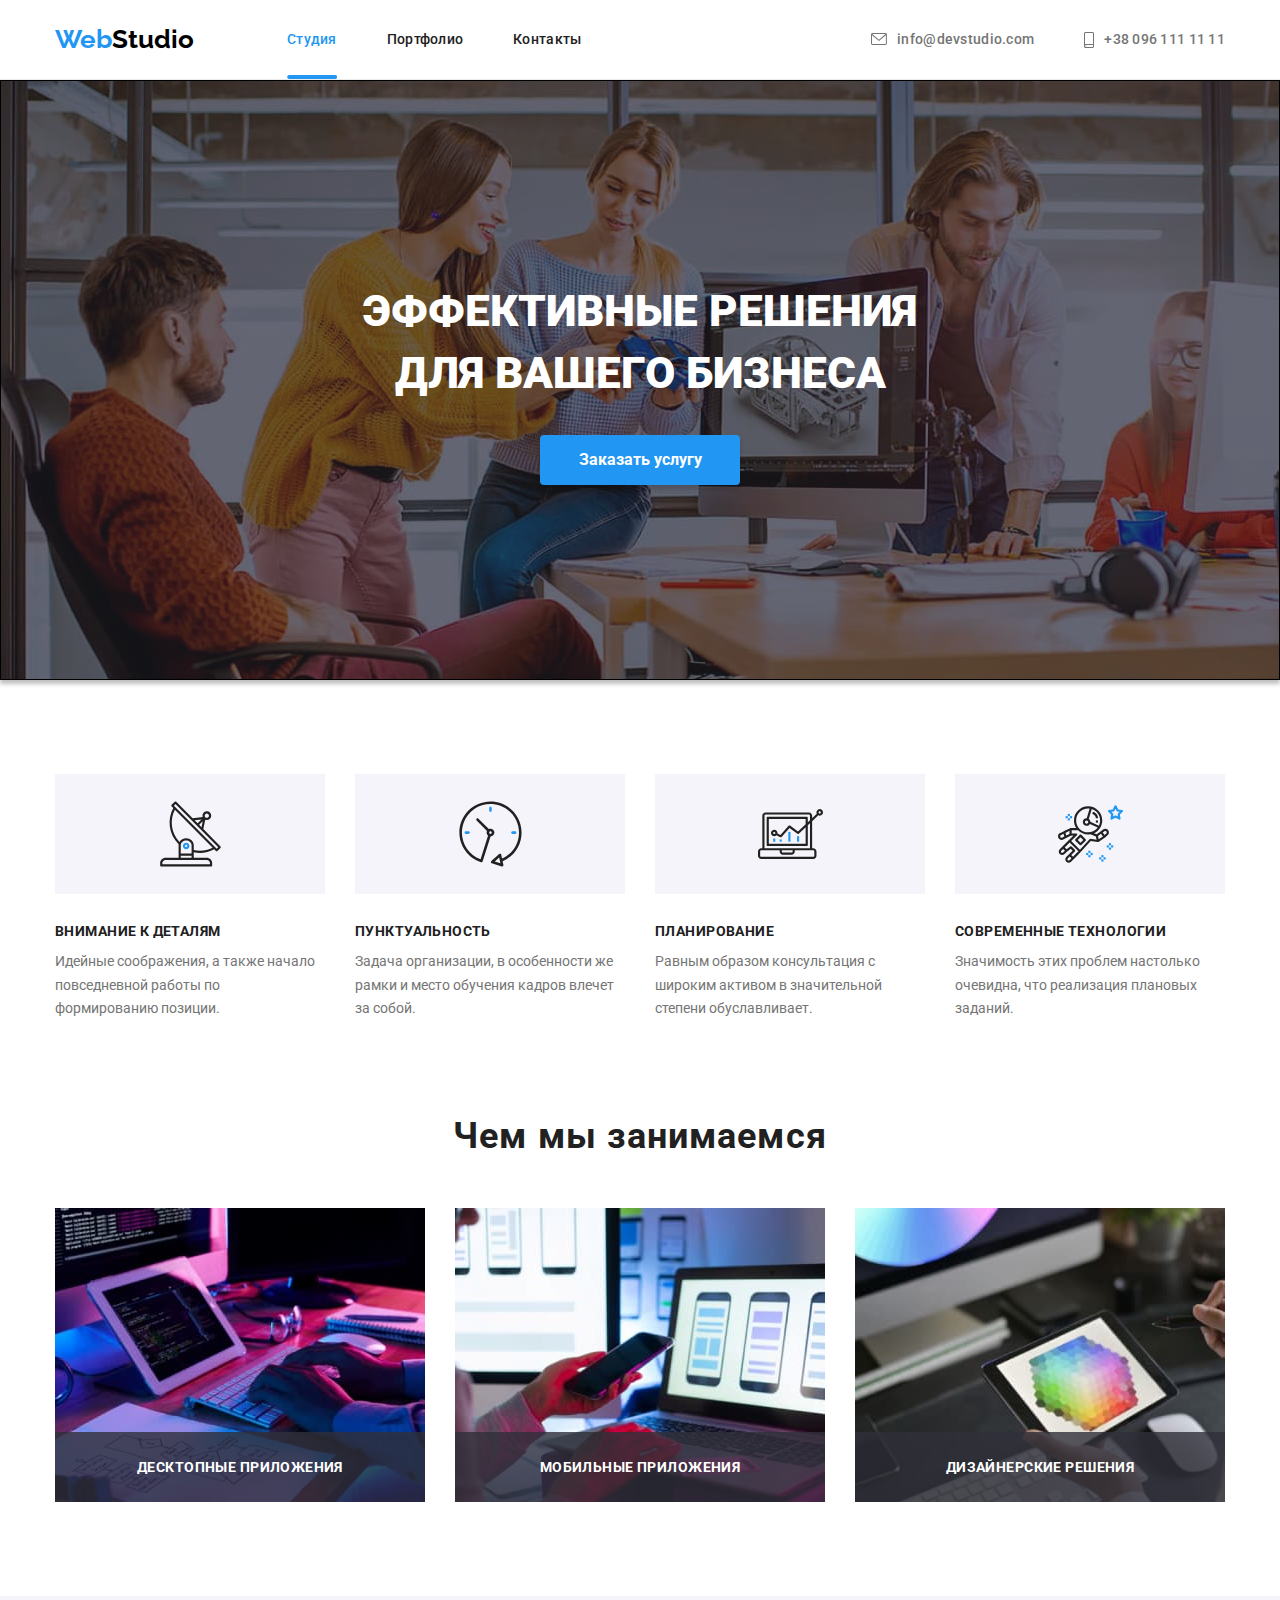
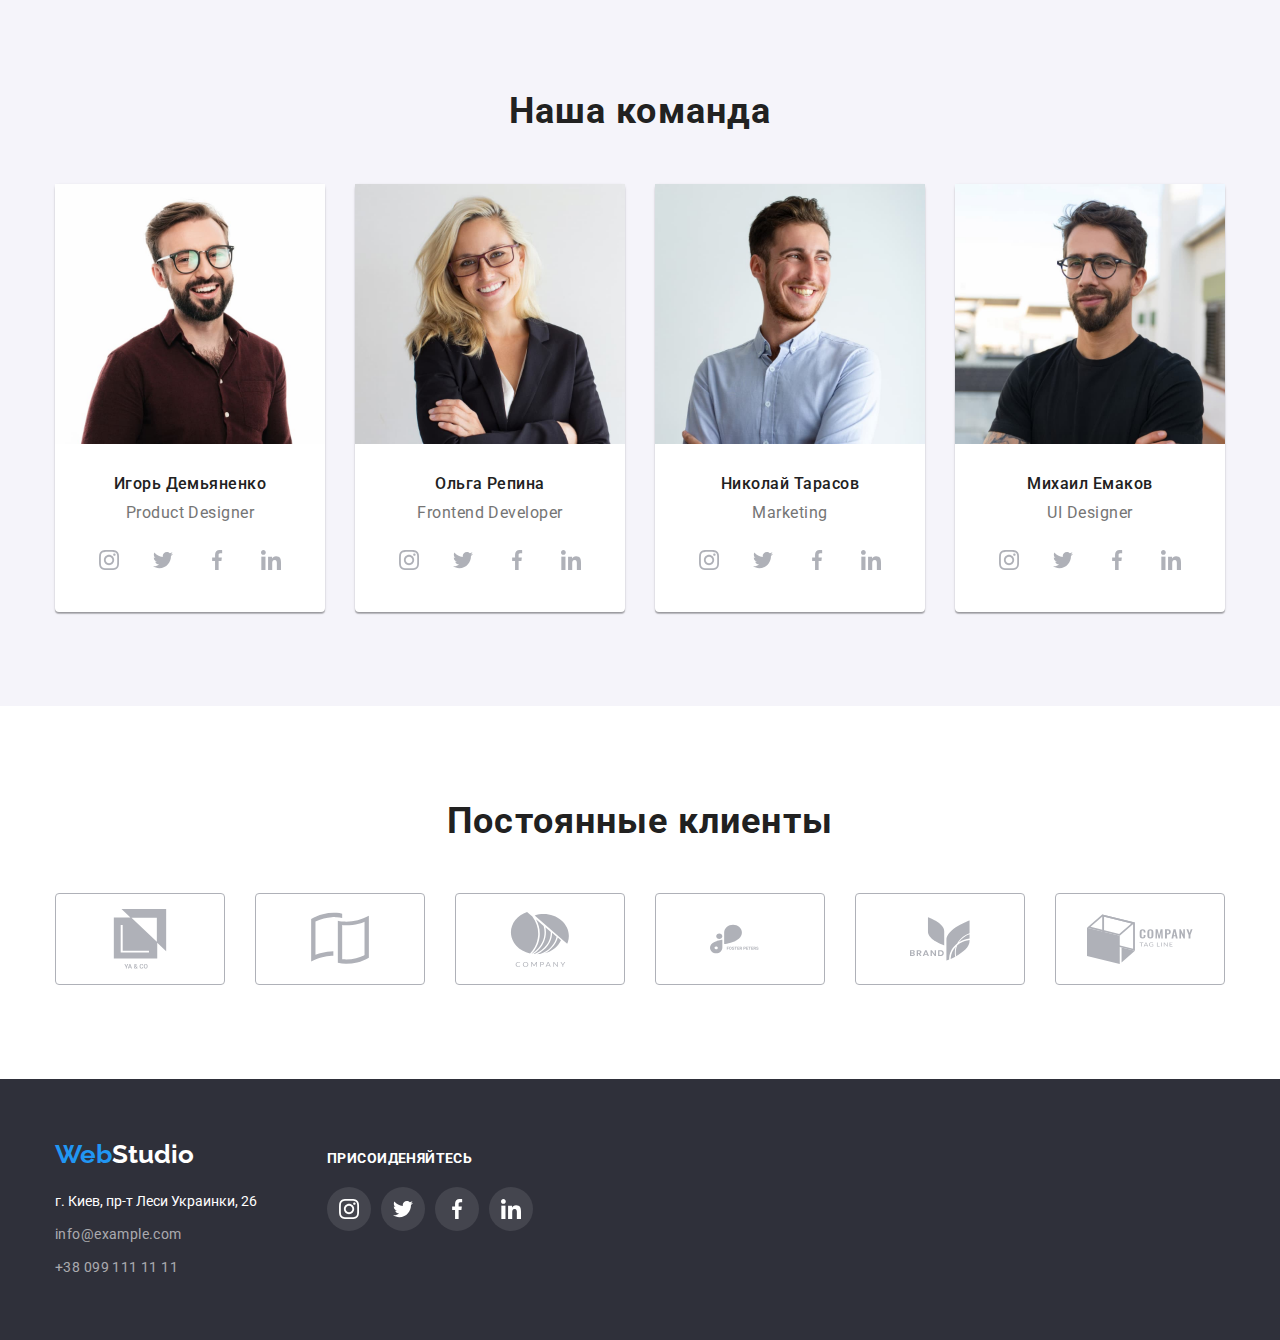
<file: index.html>
<!DOCTYPE html>
<html lang="ru">
  <head>
    <meta charset="UTF-8">
    <meta http-equiv="X-UA-Compatible" content="IE=edge">
    <meta name="viewport" content="width=device-width, initial-scale=1.0">
    <link rel="preconnect" href="https://fonts.gstatic.com">
    <link href="https://fonts.googleapis.com/css2?family=Raleway:wght@700&family=Roboto:wght@400;500;700;900&display=swap"
      rel="stylesheet">
    <link rel="stylesheet" href="https://cdnjs.cloudflare.com/ajax/libs/modern-normalize/1.0.0/modern-normalize.min.css">
    <link rel="stylesheet" href="css/styles.css">
    <title>Web Studio</title>
  </head>
  <body>
    <header class="page-header">
      <div class="container header">
        <a href="index.html" class="logo-main logo">Web<span class="logo-black logo">Studio</span></a>
        <nav>
          <ul class="nav-list list">
            <li class="item"><a href="index.html" class="link active pseudo">Студия</a></li>
            <li class="item"><a href="portfolio.html" class="link">Портфолио</a></li>
            <li class="item"><a href="" class="link">Контакты</a></li>
          </ul>
        </nav>
        <ul class="list contact-list">
          <li><a class="mail list" href="mailto:info@devstudio.com">
            <svg class="mail-icon">
              <use href="img/icons.svg#icon-mail"></use></svg>info@devstudio.com</a></li>
          <li><a class="phone list" href="tel:+380961111111">
            <svg class="phone-icon">
              <use href="img/icons.svg#icon-phone"></use></svg>+38 096 111 11 11</a></li>
        </ul>
      </div>
    </header>
    <main>
      <section class="hero-page">
          <h1 class="hero-header">ЭФФЕКТИВНЫЕ РЕШЕНИЯ <br> ДЛЯ ВАШЕГО БИЗНЕСА</h1>
          <button data-modal-open type="button" class="hero-page-button">Заказать услугу</button>
      </section>
      <section class="description descr-section">
        <div class="container">
          <ul class="icons-list list">
            <li class="icons-list-item">
              <div class="icons-bg">
                <svg class="icon">
                  <use href="img/icons.svg#icon-antenna"></use>
                </svg>
              </div>
            </li>
            <li class="icons-list-item">
              <div class="icons-bg">
                <svg class="icon">
                  <use href="img/icons.svg#icon-clock"></use>
                </svg>
              </div>
            </li>
            <li class="icons-list-item">
              <div class="icons-bg">
                <svg class="icon">
                  <use href="img/icons.svg#icon-diagram"></use>
                </svg>
              </div>
            </li>
            <li class="icons-list-item">
              <div class="icons-bg">
                <svg class="icon">
                  <use href="img/icons.svg#icon-astronaut"></use>
                </svg>
              </div>
            </li>
          </ul>
          <ul class="list">
            <li class="descr-item">
              <h3 class="description-list">ВНИМАНИЕ К ДЕТАЛЯМ</h3>
              <p>Идейные соображения, а также начало повседневной работы по формированию позиции.</p>
            </li>
            <li class="descr-item">
              <h3 class="description-list">ПУНКТУАЛЬНОСТЬ</h3>
              <p>Задача организации, в особенности же рамки и место обучения кадров влечет за собой.</p>
            </li>
            <li class="descr-item">
              <h3 class="description-list">ПЛАНИРОВАНИЕ</h3>
              <p>Равным образом консультация с широким активом в значительной степени обуславливает.</p>
            </li>
            <li class="descr-item">
              <h3 class="description-list">СОВРЕМЕННЫЕ ТЕХНОЛОГИИ</h3>
              <p>Значимость этих проблем настолько очевидна, что реализация плановых заданий.</p>
            </li>
          </ul>
        </div>
      </section>
      <section class="task section">
        <div class="container">
          <h2 class="section-header">Чем мы занимаемся</h2>
          <ul class="list">
            <li>
              <div class="thumb">
                <img src="img/task/task1.jpg" alt="task1" width="370">
                <div class="text-thumb">
                  <p class="task-overlay-text">десктопные приложения</p>
                </div>
              </div>
            </li>
            <li>
              <div class="thumb">
                <img src="img/task/task2.jpg" alt="task2" width="370">
                <div class="text-thumb">
                  <p class="task-overlay-text">мобильные приложения</p>
                </div>
              </div>
            </li>
            <li>
              <div class="thumb">
                <img src="img/task/task3.jpg" alt="task3" width="370">
                <div class="text-thumb">
                  <p class="task-overlay-text">дизайнерские решения</p>
                </div>
              </div>
            </li>
          </ul>
        </div>
      </section>
      <section class="team section">
        <div class="container">
          <h2 class="section-header">Наша команда</h2>
          <ul class="list">
            <li class="team-list">
              <img src="img/members/member1.jpg" alt="member1" width="270">
              <div class="member">
                <h3 class="team-member">Игорь Демьяненко</h3>
                <p class="description">Product Designer</p>
                <ul class="sotial-icons-list list">
                  <li class="sotial-icons">
                    <a class="sotial-link" href="#">
                      <svg class="sl-icon">
                        <use href="img/icons.svg#icon-instagramm"></use>
                      </svg>
                    </a>
                  </li>
                  <li class="sotial-icons">
                    <a class="sotial-link" href="#">
                      <svg class="sl-icon">
                        <use href="img/icons.svg#icon-twitter"></use>
                      </svg>
                    </a>
                  </li>
                  <li class="sotial-icons">
                    <a class="sotial-link" href="#">
                      <svg class="sl-icon">
                        <use href="img/icons.svg#icon-facebook"></use>
                      </svg>
                    </a>
                  </li>
                  <li class="sotial-icons">
                    <a class="sotial-link" href="#">
                      <svg class="sl-icon">
                        <use href="img/icons.svg#icon-linkedin"></use>
                      </svg>
                    </a>
                  </li>
                </ul>
              </div>
            </li>
            <li class="team-list">
              <img src="img/members/member2.jpg" alt="member2" width="270">
              <div class="member">
                <h3 class="team-member">Ольга Репина</h3>
                <p class="description">Frontend Developer</p>
                <ul class="sotial-icons-list list">
                  <li class="sotial-icons">
                    <a class="sotial-link" href="#">
                      <svg class="sl-icon">
                        <use href="img/icons.svg#icon-instagramm"></use>
                      </svg>
                    </a>
                  </li>
                  <li class="sotial-icons">
                    <a class="sotial-link" href="#">
                      <svg class="sl-icon">
                        <use href="img/icons.svg#icon-twitter"></use>
                      </svg>
                    </a>
                  </li>
                  <li class="sotial-icons">
                    <a class="sotial-link" href="#">
                      <svg class="sl-icon">
                        <use href="img/icons.svg#icon-facebook"></use>
                      </svg>
                    </a>
                  </li>
                  <li class="sotial-icons">
                    <a class="sotial-link" href="#">
                      <svg class="sl-icon">
                        <use href="img/icons.svg#icon-linkedin"></use>
                      </svg>
                    </a>
                  </li>
                </ul>
              </div>
            </li>
            <li class="team-list">
              <img src="img/members/member3.jpg" alt="member3" width="270">
              <div class="member">
                <h3 class="team-member">Николай Тарасов</h3>
                <p class="description">Marketing</p>
                <ul class="sotial-icons-list list">
                  <li class="sotial-icons">
                    <a class="sotial-link" href="#">
                      <svg class="sl-icon">
                        <use href="img/icons.svg#icon-instagramm"></use>
                      </svg>
                    </a>
                  </li>
                  <li class="sotial-icons">
                    <a class="sotial-link" href="#">
                      <svg class="sl-icon">
                        <use href="img/icons.svg#icon-twitter"></use>
                      </svg>
                    </a>
                  </li>
                  <li class="sotial-icons">
                    <a class="sotial-link" href="#">
                      <svg class="sl-icon">
                        <use href="img/icons.svg#icon-facebook"></use>
                      </svg>
                    </a>
                  </li>
                  <li class="sotial-icons">
                    <a class="sotial-link" href="#">
                      <svg class="sl-icon">
                        <use href="img/icons.svg#icon-linkedin"></use>
                      </svg>
                    </a>
                  </li>
                </ul>
              </div>
            </li>
            <li class="team-list">
              <img src="img/members/member4.jpg" alt="member4" width="270">
              <div class="member">
                <h3 class="team-member">Михаил Емаков</h3>
                <p class="description">UI Designer</p>
                <ul class="sotial-icons-list list">
                  <li class="sotial-icons">
                    <a class="sotial-link" href="#">
                      <svg class="sl-icon">
                        <use href="img/icons.svg#icon-instagramm"></use>
                      </svg>
                    </a>
                  </li>
                  <li class="sotial-icons">
                    <a class="sotial-link" href="#">
                      <svg class="sl-icon">
                        <use href="img/icons.svg#icon-twitter"></use>
                      </svg>
                    </a>
                  </li>
                  <li class="sotial-icons">
                    <a class="sotial-link" href="#">
                      <svg class="sl-icon">
                        <use href="img/icons.svg#icon-facebook"></use>
                      </svg>
                    </a>
                  </li>
                  <li class="sotial-icons">
                    <a class="sotial-link" href="#">
                      <svg class="sl-icon">
                        <use href="img/icons.svg#icon-linkedin"></use>
                      </svg>
                    </a>
                  </li>
                </ul>
              </div>
            </li>
          </ul>
        </div>
        </section>
        <section class="clients section">
          <div class="container">
            <h2 class="section-header">Постоянные клиенты</h2>
            <ul class="list client-list">
              <li>
                <a href="#" class="client-border">
                  <svg class="client-icon">
                    <use href="img/icons.svg#icon-companyone"></use>
                  </svg>
                </a>
              </li>
              <li>
                <a href="#" class="client-border">
                  <svg class="client-icon">
                    <use href="img/icons.svg#icon-companytwo"></use>
                  </svg>
                </a>
              </li>
              <li>
                <a href="#" class="client-border">
                  <svg class="client-icon">
                    <use href="img/icons.svg#icon-companythree"></use>
                  </svg>
                </a>
              </li>
              <li>
                <a href="#" class="client-border">
                  <svg class="client-icon">
                    <use href="img/icons.svg#icon-companyfour"></use>
                  </svg>
                </a>
              </li>
              <li>
                <a href="#" class="client-border">
                  <svg class="client-icon">
                    <use href="img/icons.svg#icon-companyfive"></use>
                  </svg>
                </a>
              </li>
              <li>
                <a href="#" class="client-border">
                  <svg class="client-icon">
                    <use href="img/icons.svg#icon-companysix"></use>
                  </svg>
                </a>
              </li>
            </ul>

          </div>
        </section>
      </main>
    <footer class="footer">
      <div class="container">
          <div class="adress-wrapper">
          <a href="index.html" class="logo-main logo logo-footer">Web<span class="logo-white logo">Studio</span></a>
          <address class="adress">г. Киев, пр-т Леси Украинки, 26</address>
          <ul class="contact-list list ">
            <li class="footer-list"><a href="mailto:info@example.com" class="list footer-list-item">info@example.com</a></li>
            <li class="footer-list"><a href="tel:+380991111111" class="list footer-list-item">+38 099 111 11 11</a></li>
          </ul>
          </div>
          <div class="footer-icons">
            <p class="join-us">ПРИСОИДЕНЯЙТЕСЬ</p>
            <ul class="list footer-icons-list">
              <li class="icons-list-item">
                <a class="footer-sotial-link" href="#">
                  <svg class="footer-icons-list-item">
                    <use href="img/icons.svg#icon-instagramm"></use>
                  </svg>
                </a>
              </li>
              <li class="icons-list-item">
                <a class="footer-sotial-link" href="#">
                  <svg class="footer-icons-list-item">
                    <use href="img/icons.svg#icon-twitter"></use>
                  </svg>
                </a>
              </li>
              <li class="icons-list-item">
                <a class="footer-sotial-link" href="#">
                  <svg class="footer-icons-list-item">
                    <use href="img/icons.svg#icon-facebook"></use>
                  </svg>
                </a>
              </li>
              <li class="icons-list-item">
                <a class="footer-sotial-link" href="#">
                  <svg class="footer-icons-list-item">
                    <use href="img/icons.svg#icon-linkedin"></use>
                  </svg>
                </a>
              </li>
            </ul>
          </div>
      </div>
    </footer>
    <div class="backdrop is-hidden" data-modal>
      <div class="modal">
        <button data-modal-close type="button" class="modal-button">
          <svg class="icon-button">
            <use href="img/icons.svg#icon-button"></use>
          </svg>
        </button>
      </div>
    </div>
  <script src="./js/modal.js"></script>
  </body>
</html>
</file>
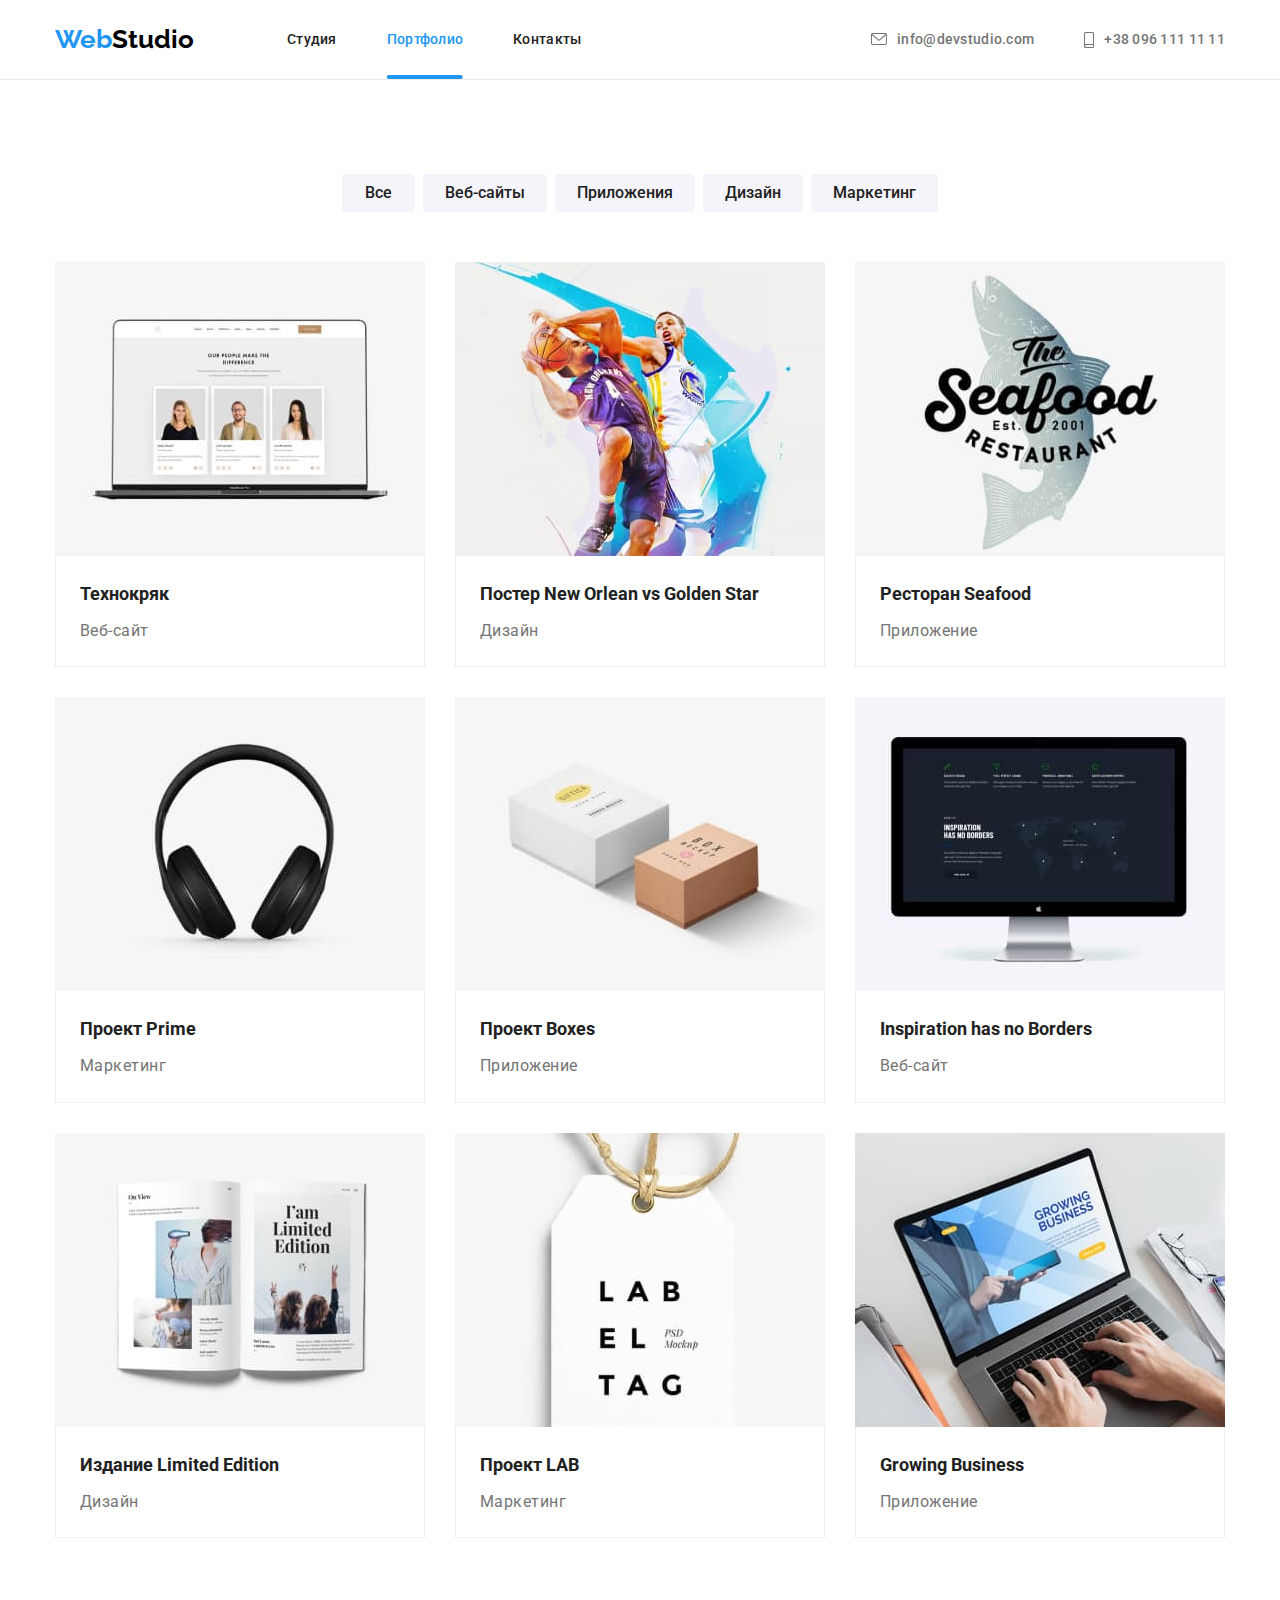
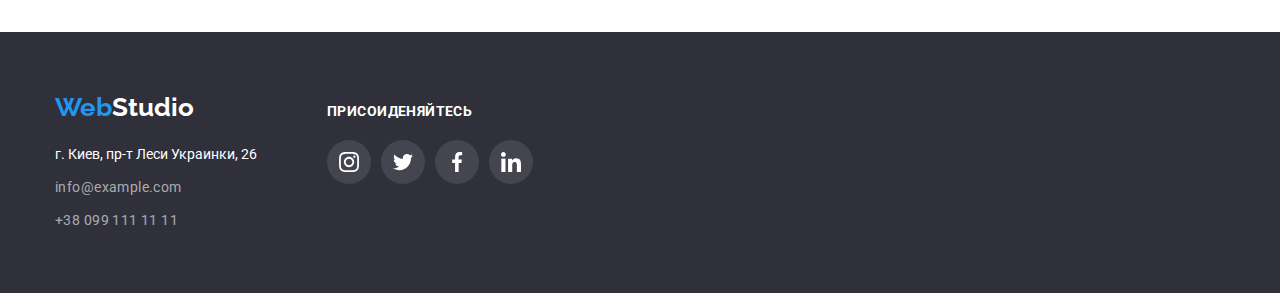
<file: portfolio.html>
<!DOCTYPE html>
<html lang="ru">
  <head>
    <meta charset="UTF-8">
    <meta http-equiv="X-UA-Compatible" content="IE=edge">
    <meta name="viewport" content="width=device-width, initial-scale=1.0">
    <link rel="preconnect" href="https://fonts.gstatic.com">
    <link href="https://fonts.googleapis.com/css2?family=Raleway:wght@700&family=Roboto:wght@400;500;700;900&display=swap"
      rel="stylesheet">
    <link rel="stylesheet" href="https://cdnjs.cloudflare.com/ajax/libs/modern-normalize/1.0.0/modern-normalize.min.css">
    <link rel="stylesheet" href="css/styles.css">
    <title>Portfolio</title>
  </head>
  <body>
    <header class="page-header">
      <div class="container header">
        <a href="index.html" class="logo-main logo">Web<span class="logo-black logo">Studio</span></a>
        <nav>
          <ul class="nav-list list">
            <li class="item"><a href="index.html" class="link">Студия</a></li>
            <li class="item"><a href="portfolio.html" class="link active pseudo">Портфолио</a></li>
            <li class="item"><a href="" class="link">Контакты</a></li>
          </ul>
        </nav>
        <ul class="list contact-list">
          <li><a class="mail list" href="mailto:info@devstudio.com">
              <svg class="mail-icon">
                <use href="img/icons.svg#icon-mail"></use>
              </svg>info@devstudio.com</a></li>
          <li><a class="phone list" href="tel:+380961111111">
              <svg class="phone-icon">
                <use href="img/icons.svg#icon-phone"></use>
              </svg>+38 096 111 11 11</a></li>
        </ul>
      </div>
    </header>
      <main>
        <section class="section">
          <div class="container">
            <ul class="list button-list">
              <li><button type="button" class="button">Все</button></li>
              <li><button type="button" class="button">Веб-сайты</button></li>
              <li><button type="button" class="button">Приложения</button></li>
              <li><button type="button" class="button">Дизайн</button></li>
              <li><button type="button" class="button">Маркетинг</button></li>
            </ul>
           <ul class="list portfolio">
             <li>
              <a href="#" class="thumb-link">
                <div class="thumb">
                  <img class="image" src="img/portfolio/img1.jpg" alt="img1">
                  <p class="overlay-text">
                    Технокряк это современная площадка распространения коронавируса. Компании используют эту платформу для цифрового
                    шпионажа и атак на защищённые сервера конкурентов.
                  </p>
                </div>
                <div class="border">
                  <h3 class="list-item">Технокряк</h3>
                  <p class="item-filter">Веб-сайт</p>
                </div>
              </a>
            </li>
            <li>
              <a href="#">
                <img class="image" src="img/portfolio/img2.jpg" alt="img2">
                <div class="border">
                  <h3 class="list-item">Постер New Orlean vs Golden Star</h3>
                  <p class="item-filter">Дизайн</p>
                </div>
              </a>
            </li>
            <li>
              <a href="#">
                <img class="image" src="img/portfolio/img3.jpg" alt="img3">
                <div class="border">
                  <h3 class="list-item">Ресторан Seafood</h3>
                  <p class="item-filter">Приложение</p>
                </div>
              </a>
            </li>
            <li>
              <a href="#">
                <img class="image" src="img/portfolio/img4.jpg" alt="img4">
                <div class="border">
                  <h3 class="list-item">Проект Prime</h3>
                  <p class="item-filter">Маркетинг</p>
                </div>
              </a>
            </li>
            <li>
              <a href="#">
                <img class="image" src="img/portfolio/img5.jpg" alt="img5">
                <div class="border">
                  <h3 class="list-item">Проект Boxes</h3>
                  <p class="item-filter">Приложение</p>
                </div>
              </a>
            </li>
            <li>
              <a href="#">
                <img class="image" src="img/portfolio/img6.jpg" alt="img6">
                <div class="border">
                  <h3 class="list-item">Inspiration has no Borders</h3>
                  <p class="item-filter">Веб-сайт</p>
                </div>
              </a>
            </li>
            <li>
              <a href="#">
                <img class="image" src="img/portfolio/img7.jpg" alt="img7">
                <div class="border">
                  <h3 class="list-item">Издание Limited Edition</h3>
                  <p class="item-filter">Дизайн</p>
                </div>
              </a>
            </li>
            <li>
              <a href="#">
                <img class="image" src="img/portfolio/img8.jpg" alt="img8">
                <div class="border">
                  <h3 class="list-item">Проект LAB</h3>
                  <p class="item-filter">Маркетинг</p>
                </div>
              </a>
             </li>
              <li>
                <a href="#">
                  <img class="image" src="img/portfolio/img9.jpg" alt="img9">
                  <div class="border">
                    <h3 class="list-item">Growing Business</h3>
                    <p class="item-filter">Приложение</p>
                  </div>
                </a>
             </li>
            </ul>
          </div>
        </section>
      </main>
    <footer class="footer">
      <div class="container">
        <div class="adress-wrapper">
          <a href="index.html" class="logo-main logo logo-footer">Web<span class="logo-white logo">Studio</span></a>
          <address class="adress">г. Киев, пр-т Леси Украинки, 26</address>
          <ul class="contact-list list ">
            <li class="footer-list"><a href="mailto:info@example.com" class="list footer-list-item">info@example.com</a>
            </li>
            <li class="footer-list"><a href="tel:+380991111111" class="list footer-list-item">+38 099 111 11 11</a></li>
          </ul>
        </div>
        <div class="footer-icons">
          <p class="join-us">ПРИСОИДЕНЯЙТЕСЬ</p>
          <ul class="list footer-icons-list">
            <li class="icons-list-item">
              <a class="footer-sotial-link" href="#">
                <svg class="footer-icons-list-item">
                  <use href="img/icons.svg#icon-instagramm"></use>
                </svg>
              </a>
            </li>
            <li class="icons-list-item">
              <a class="footer-sotial-link" href="#">
                <svg class="footer-icons-list-item">
                  <use href="img/icons.svg#icon-twitter"></use>
                </svg>
              </a>
            </li>
            <li class="icons-list-item">
              <a class="footer-sotial-link" href="#">
                <svg class="footer-icons-list-item">
                  <use href="img/icons.svg#icon-facebook"></use>
                </svg>
              </a>
            </li>
            <li class="icons-list-item">
              <a class="footer-sotial-link" href="#">
                <svg class="footer-icons-list-item">
                  <use href="img/icons.svg#icon-linkedin"></use>
                </svg>
              </a>
            </li>
          </ul>
        </div>
      </div>
    </footer>

  </body>
</html>
</file>
<file: css/styles.css>
:root {
  --main-page-background: #ffffff;
  --section-background: #2f303a;
  --secondary-background-color: #f5f4fa;
  --button-background-passive: #f5f4fa;
  --text-color-main: #212121;
  --accent-color: #2196f3;
  --link-text-color-passive: #212121;
  --button-text-color-hover: #ffffff;
  --text-color-second: #757575;
  --text-color-third: #fff;
  --logo-color-main: #2196f3;
  --logo-color-second: #000000;
  --contact-color-footer: rgba(255, 255, 255, 0.6);
  --icon-bg-color: #f5f4fa;
  --sotial-link-bg-footer: rgba(255, 255, 255, 0.1);
  --gradient: rgba(47, 48, 58, 0.4);
  --bg-hover-color: rgba(33, 150, 243, 0.9);
  --task-bg-overlay: rgba(47, 48, 58, 0.8);
  --modal-bgc: rgba(0, 0, 0, 0.2);
  --timefunction: cubic-bezier(0.4, 0, 0.2, 1);
}

body {
  background-color: var(--main-page-background);
  font-family: Roboto, sans-serif;
  color: var(--text-color-main);
}

/* CТИЛІ ПОЗИЦІОНУВАННЯ */
h1,
h2,
h3,
h4,
h5,
h6 {
  margin: 0px;
  padding: 0px;
}
p {
  margin: 0px;
  padding: 0px;
}

.outline {
  border: 1px solid tomato;
}
.container {
  margin-left: auto;
  margin-right: auto;
  width: 1200px;
  padding: 0px 15px;
}

.list {
  list-style: none;
  margin: 0px;
  padding: 0px;
}
/* HEADER */

.page-header {
  border-bottom: 1px solid #ececec;
}

.header {
  display: flex;
  align-items: center;
}
.header > a {
  margin-right: 93px;
}
.page-header .contact-list {
  display: flex;
  margin-left: auto;
}

.logo-main {
  color: var(--logo-color-main);
  text-decoration: none;
}
.logo-black {
  color: var(--logo-color-second);
}
.logo {
  font-family: Raleway;
  font-style: normal;
  font-weight: bold;
  font-size: 26px;
  line-height: 1.2;
}

.logo-footer {
  display: inline-block;
}

.nav-list {
  display: flex;
}
.nav-list .item:not(:last-child) {
  margin-right: 50px;
}

.nav-list .link {
  display: block;
  padding-top: 32px;
  padding-bottom: 32px;
  position: relative;

  color: var(--text-color-main);
  text-decoration: none;

  font-style: normal;
  font-weight: 500;
  font-size: 14px;
  line-height: 1.1;
  letter-spacing: 0.02em;

  transition: color 250ms var(--timefunction);
}
.nav-list .active {
  color: var(--accent-color);
  text-decoration: none;
}
.nav-list .link:hover,
.nav-list .link:focus,
.contact-list .list:hover,
.contact-list .list:focus,
.nav-list .active {
  color: var(--accent-color);
}

/* .nav-list .item {
  position: relative;
} */

.page-header .contact-list li + li {
  margin-left: 50px;
}
.contact-list .list {
  color: var(--text-color-second);
  text-decoration: none;

  font-style: normal;
  font-weight: 500;
  font-size: 14px;
  line-height: 1.1;
  letter-spacing: 0.02em;

  transition: color 250ms var(--timefunction);
}

.active {
  color: var(--accent-color);
}

.pseudo::after {
  display: inline-block;
  content: "";
  width: 100%;
  height: 4px;
  border-radius: 2px;
  background: #2196f3;

  position: absolute;
  bottom: 0%;
  right: -50%;
  transform: translateX(-50%);
  opacity: 1;
}

/* .pseudo:hover::after,
.pseudo:focus::after {
  opacity: 1;
} */

/* MODAL */

.backdrop {
  position: fixed;
  top: 0;
  left: 0;

  width: 100%;
  height: 100%;

  opacity: 1;

  background-color: var(--modal-bgc);
  transition: opacity 250ms var(--timefunction),
    visibility 250ms var(--timefunction);
}

.backdrop.is-hidden {
  opacity: 0;
  pointer-events: none;
  visibility: hidden;
}

.modal {
  position: absolute;
  top: 50%;
  left: 50%;

  transform: translate(-50%, -50%) scale(1);

  width: 528px;
  height: 581px;

  background-color: #fff;

  transition: transform 250ms var(--timefunction);
}

.backdrop.is-hidden .modal {
  transform: translate(-50%, -50%) scale(1.9);
}

.modal-button {
  position: absolute;
  top: 8px;
  right: 8px;
  width: 30px;
  height: 30px;

  display: flex;
  justify-content: center;
  align-items: center;

  cursor: pointer;

  border: 1px solid rgba(0, 0, 0, 0.1);
  border-radius: 50%;
  background-color: #fff;
}
.modal-button:hover .icon-button,
.modal-button:focus .icon-button {
  fill: var(--accent-color);
}

.icon-button {
  width: 11px;
  height: 11px;

  transition: fill 250ms var(--timefunction);
}

/* MAIN */

.section {
  padding-bottom: 94px;
  padding-top: 94px;
}

.hero-page {
  max-width: 1600px;
  height: 600px;
  margin-left: auto;
  margin-right: auto;
  padding-top: 200px;
  padding-bottom: 200px;

  text-align: center;

  background-image: linear-gradient(to right, var(--gradient), var(--gradient)),
    url("../img/background.jpg");

  border: 1px solid #000000;
  box-shadow: 0px 4px 4px rgba(0, 0, 0, 0.25);
}
.hero-header {
  color: var(--text-color-third);

  font-weight: 900;
  font-size: 44px;
  line-height: 1.4;
}
.hero-page-button {
  padding: 10px 32px;
  margin-top: 30px;
  display: inline-block;
  min-width: 200px;

  box-shadow: 0px 4px 4px rgba(0, 0, 0, 0.15);
  border-radius: 4px;
  border: transparent;

  background-color: var(--logo-color-main);
  color: var(--text-color-third);

  font-family: inherit;
  font-weight: bold;
  font-size: 16px;
  line-height: 1.9;

  cursor: pointer;
}

.descr-section {
  padding-top: 94px;
}
.description {
  color: var(--text-color-second);

  font-size: 14px;
  line-height: 1.7;
}
.description .list {
  display: flex;
}

.descr-item:not(:last-child) {
  margin-right: 30px;
}
.descr-item {
  width: 270px;
  /* width: calc(100%-90px) / 4; */
}

.description .description-list {
  color: var(--text-color-main);

  font-weight: bold;
  font-size: 14px;
  line-height: 1.1;
  letter-spacing: 0.03em;
}
.description p {
  margin-top: 10px;
}
.section-header {
  margin-bottom: 50px;

  font-size: 36px;
  line-height: 1.2;
  text-align: center;
  letter-spacing: 0.03em;
}

/* TASK SECTION */

.task .list {
  display: flex;
}
.task li + li {
  margin-left: 30px;
}
.task img {
  display: block;
}

.task-overlay-text {
  font-weight: bold;
  font-size: 14px;
  line-height: 1.1;
  text-align: center;
  letter-spacing: 0.03em;
  text-transform: uppercase;
  color: #ffffff;
}

.text-thumb {
  position: absolute;
  bottom: 0%;
  width: 100%;
  height: 70px;

  display: flex;
  justify-content: center;
  align-items: center;

  background-color: var(--task-bg-overlay);
}

/* TEAM SECTION */
.team {
  background-color: var(--secondary-background-color);
}
.team .list {
  display: flex;
  text-align: center;
  justify-content: center;
}
.team-list {
  background-color: var(--main-page-background);
  box-shadow: 0px 1px 3px rgba(0, 0, 0, 0.12), 0px 1px 1px rgba(0, 0, 0, 0.14),
    0px 2px 1px rgba(0, 0, 0, 0.2);
  border-radius: 4px;
}
.team-list:not(:last-child) {
  margin-right: 30px;
}

.team-list .description {
  font-size: 16px;
  line-height: 1.2;
  letter-spacing: 0.03em;
}
.team-member {
  margin-bottom: 10px;

  font-weight: 500;
  font-size: 16px;
  line-height: 1.2;
  letter-spacing: 0.03em;
}
.team .member {
  padding-top: 30px;
  padding-bottom: 30px;
}
.team img {
  display: block;
}

/* FOOTER */
.footer {
  background-color: var(--section-background);
  padding-bottom: 60px;
  padding-top: 60px;
}
.footer .container {
  display: flex;
  align-items: baseline;
}
.logo-white {
  color: var(--text-color-third);
}
.adress {
  margin-top: 20px;

  color: var(--text-color-third);
  font-style: normal;
  font-size: 14px;
  line-height: 1.7;
}

.contact-list .footer-list-item {
  color: var(--contact-color-footer);

  font-weight: normal;
  font-size: 14px;
  line-height: 1.7;
  letter-spacing: 0.03em;
}

.footer-list {
  margin-top: 9px;
}

/* PORTFOLIO MAIN */
.button-list {
  display: flex;
  justify-content: center;
  margin-bottom: 50px;
}
.button {
  color: var(--text-color-main);
  background-color: var(--button-background-passive);
  min-width: 73px;
  border: transparent;

  font-family: inherit;
  font-style: normal;
  font-weight: 500;
  font-size: 16px;
  line-height: 1.6;

  border-radius: 4px;
  padding: 6px 22px;

  cursor: pointer;

  transition: background-color 250ms var(--timefunction),
    color 250ms var(--timefunction), box-shadow 250ms var(--timefunction);
}

.button-list > li:not(:last-child) {
  margin-right: 8px;
}
.button:hover,
.button:focus {
  color: var(--button-text-color-hover);
  background-color: var(--accent-color);
  box-shadow: 0px 3px 1px rgba(0, 0, 0, 0.1), 0px 1px 2px rgba(0, 0, 0, 0.08),
    0px 2px 2px rgba(0, 0, 0, 0.12);
}

.portfolio {
  display: flex;
  flex-wrap: wrap;
}

.portfolio li:not(:nth-child(3n)) {
  margin-right: 30px;
}
.portfolio li:not(:nth-last-child(-n + 3)) {
  margin-bottom: 30px;
}
.portfolio li {
  display: block;
  max-width: 100%;
}
.portfolio a {
  display: inline-block;
  text-decoration: none;
  transition: box-shadow 250ms var(--timefunction);
}
.portfolio a:hover,
.portfolio a:focus {
  box-shadow: 0px 1px 1px rgba(0, 0, 0, 0.12), 0px 4px 4px rgba(0, 0, 0, 0.06),
    1px 4px 6px rgba(0, 0, 0, 0.16);
}
.border {
  border: 1px solid #eeeeee;
  border-top: transparent;

  padding: 20px 24px;
}
.portfolio img {
  display: block;
}
.portfolio .border .list-item {
  font-weight: bold;
  font-size: 18px;
  line-height: 2;
  color: var(--text-color-main);
}
.portfolio .border .item-filter {
  color: var(--text-color-second);

  margin-top: 4px;

  font-size: 16px;
  line-height: 1.9;
  letter-spacing: 0.03em;
}
.thumb-link:hover .overlay-text,
.thumb-link:focus .overlay-text {
  transform: translateY(0);
}
.thumb {
  position: relative;
  overflow: hidden;
}
.overlay-text {
  padding: 63px 24px;
  position: absolute;
  top: 0;
  width: 100%;
  height: 100%;

  transform: translateY(100%);
  transition: transform 250ms var(--timefunction);

  background-color: var(--bg-hover-color);

  font-size: 18px;
  line-height: 1.5;
  letter-spacing: 0.03em;
  color: #ffffff;
}
/* ICONS */

.icons-bg {
  display: flex;
  justify-content: center;
  align-items: center;
  width: 270px;
  height: 120px;
  background-color: var(--icon-bg-color);
}
.icon {
  fill: #000000;
  width: 65px;
  height: 70px;
}
.icons-list {
  display: flex;
  margin-bottom: 30px;
}
.icons-list-item:not(:last-child) {
  margin-right: 30px;
}

/* SOTIAL ICONS */
.sotial-icons-list {
  margin-top: 16px;
}
.sotial-icons-list .sl-icon,
.footer .footer-icons-list-item {
  fill: #afb1b8;

  width: 20px;
  height: 20px;

  transition: fill 250ms var(--timefunction);
}

.sotial-icons-list .sotial-link {
  display: flex;
  justify-content: center;
  align-items: center;

  width: 44px;
  height: 44px;

  border-radius: 50%;

  transition: background-color 250ms var(--timefunction);
}
.sotial-link:hover,
.sotial-link:focus {
  background-color: var(--accent-color);
}
.sotial-link:hover > svg,
.sotial-link:focus > svg {
  fill: var(--button-text-color-hover);
}

.sotial-icons-list .sotial-icons:not(:last-child),
.footer-icons-list .icons-list-item:not(:last-child) {
  margin-right: 10px;
}
/* CLIENT SECTION*/
.client-border {
  display: flex;
  justify-content: center;
  align-items: center;
  width: 170px;
  height: 92px;

  fill: #afb1b8;

  border: 1px solid #afb1b8;
  border-radius: 4px;

  transition: fill 250ms var(--timefunction),
    border-color 250ms var(--timefunction);
}

.client-border:hover,
.client-border:focus {
  fill: var(--logo-color-main);
  border-color: var(--logo-color-main);
}
.client-list {
  display: flex;
  justify-content: space-between;
}

.client-icon {
  display: inline-block;
  text-align: center;
  width: 106px;
  height: 60px;
}

/* FOOTER ICONS */

.footer-icons {
  margin-left: 70px;
}
.footer .join-us {
  font-weight: bold;
  font-size: 14px;
  line-height: 1.1;
  letter-spacing: 0.03em;

  margin-bottom: 20px;

  color: var(--text-color-third);
}
.footer-icons-list {
  display: flex;
}

.footer-sotial-link {
  display: flex;
  width: 44px;
  height: 44px;

  justify-content: center;
  align-items: center;

  background-color: var(--sotial-link-bg-footer);
  border-radius: 50%;

  transition: background-color 250ms var(--timefunction);
}
.footer-icons .footer-icons-list-item {
  fill: #fff;
}
.footer-icons .footer-sotial-link:hover,
.footer-icons .footer-sotial-link:focus {
  background-color: var(--accent-color);
}
/*HEADER ICONS*/
.page-header .contact-list a {
  display: flex;
  align-items: center;
}

.contact-list .mail-icon {
  fill: var(--text-color-second);
  width: 16px;
  height: 12px;
  margin-right: 10px;

  transition: fill 250ms var(--timefunction);
}
.contact-list .phone-icon {
  fill: var(--text-color-second);
  width: 10px;
  height: 16px;
  margin-right: 10px;

  transition: fill 250ms var(--timefunction);
}

.list:hover > svg,
.list:focus > svg {
  fill: var(--accent-color);
}
</file>
